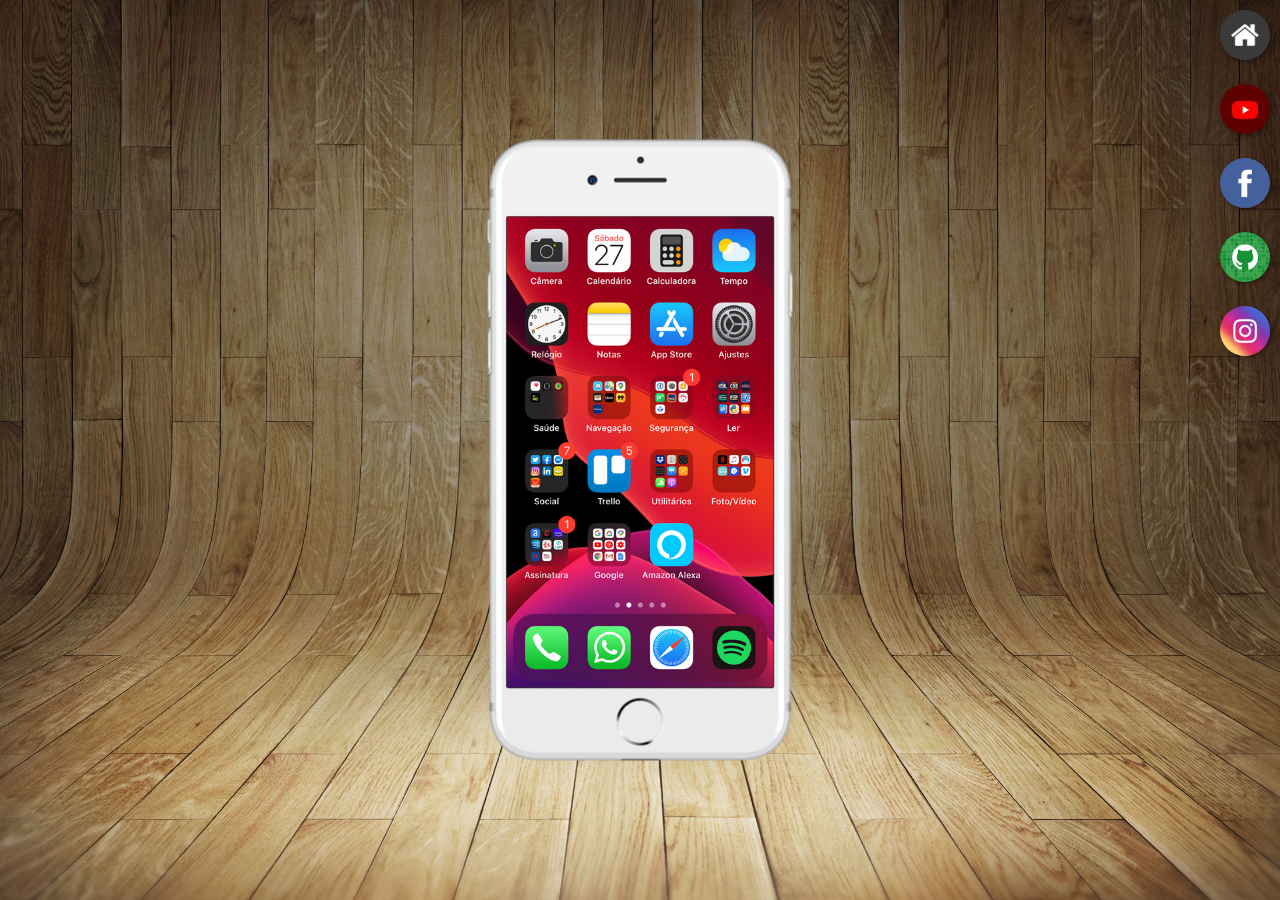
<file: index.html>
<!DOCTYPE html>
<html lang="pt-br">
<head>
    <meta charset="UTF-8">
    <meta http-equiv="X-UA-Compatible" content="IE=edge">
    <meta name="viewport" content="width=device-width, initial-scale=1.0">
    <link rel="shortcut icon" href="favicon.ico" type="image/x-icon">
    <link rel="stylesheet" href="estilos/style.css">
    <title>Projeto Rede Social</title>
</head>
<body>
    
    <main>
        <section id="telefone">
            <iframe src="home.html" name="tela" id="tela" frameborder="0"> 
                Seu navegador não é compativel com isso.
            </iframe>
        </section>
        <section id="redes-sociais">
            <a href="home.html" target="tela"><img src="imagens/logo-home.jpg" alt="Botão Home"></a><br>
            <a href="youtube.html" target="tela"><img src="imagens/logo-youtube.jpg" alt="Botão logo-youtube"></a><br>
            <a href="facebook.html" target="tela"><img src="imagens/logo-facebook.jpg" alt="Botão Facebook"></a><br>
            <a href="github.html" target="tela"><img src="imagens/logo-github.jpg" alt="Botão Github"></a><br>
            <a href="instagram.html" target="tela"><img src="imagens/logo-instagram.jpg" alt="Botão Instagran"></a>
        </section>
    </main>
</body>
</html>
</file>
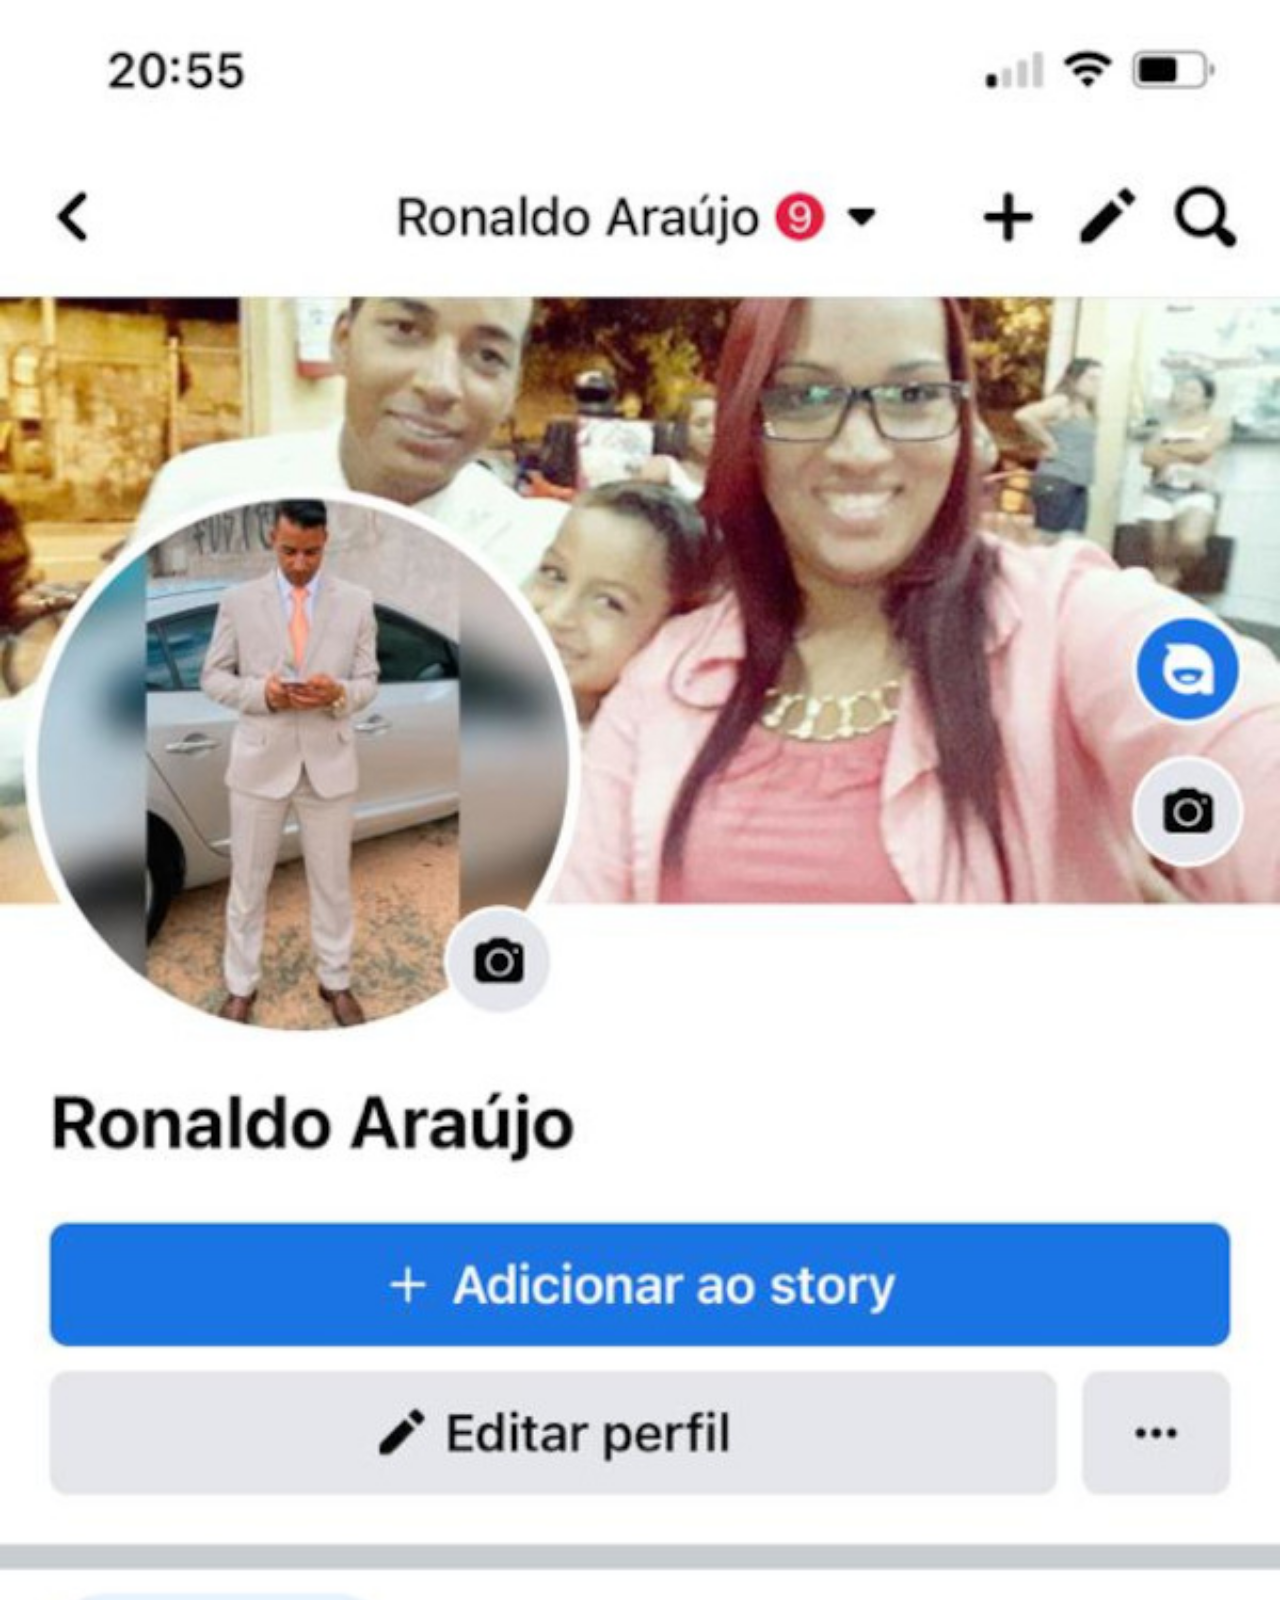
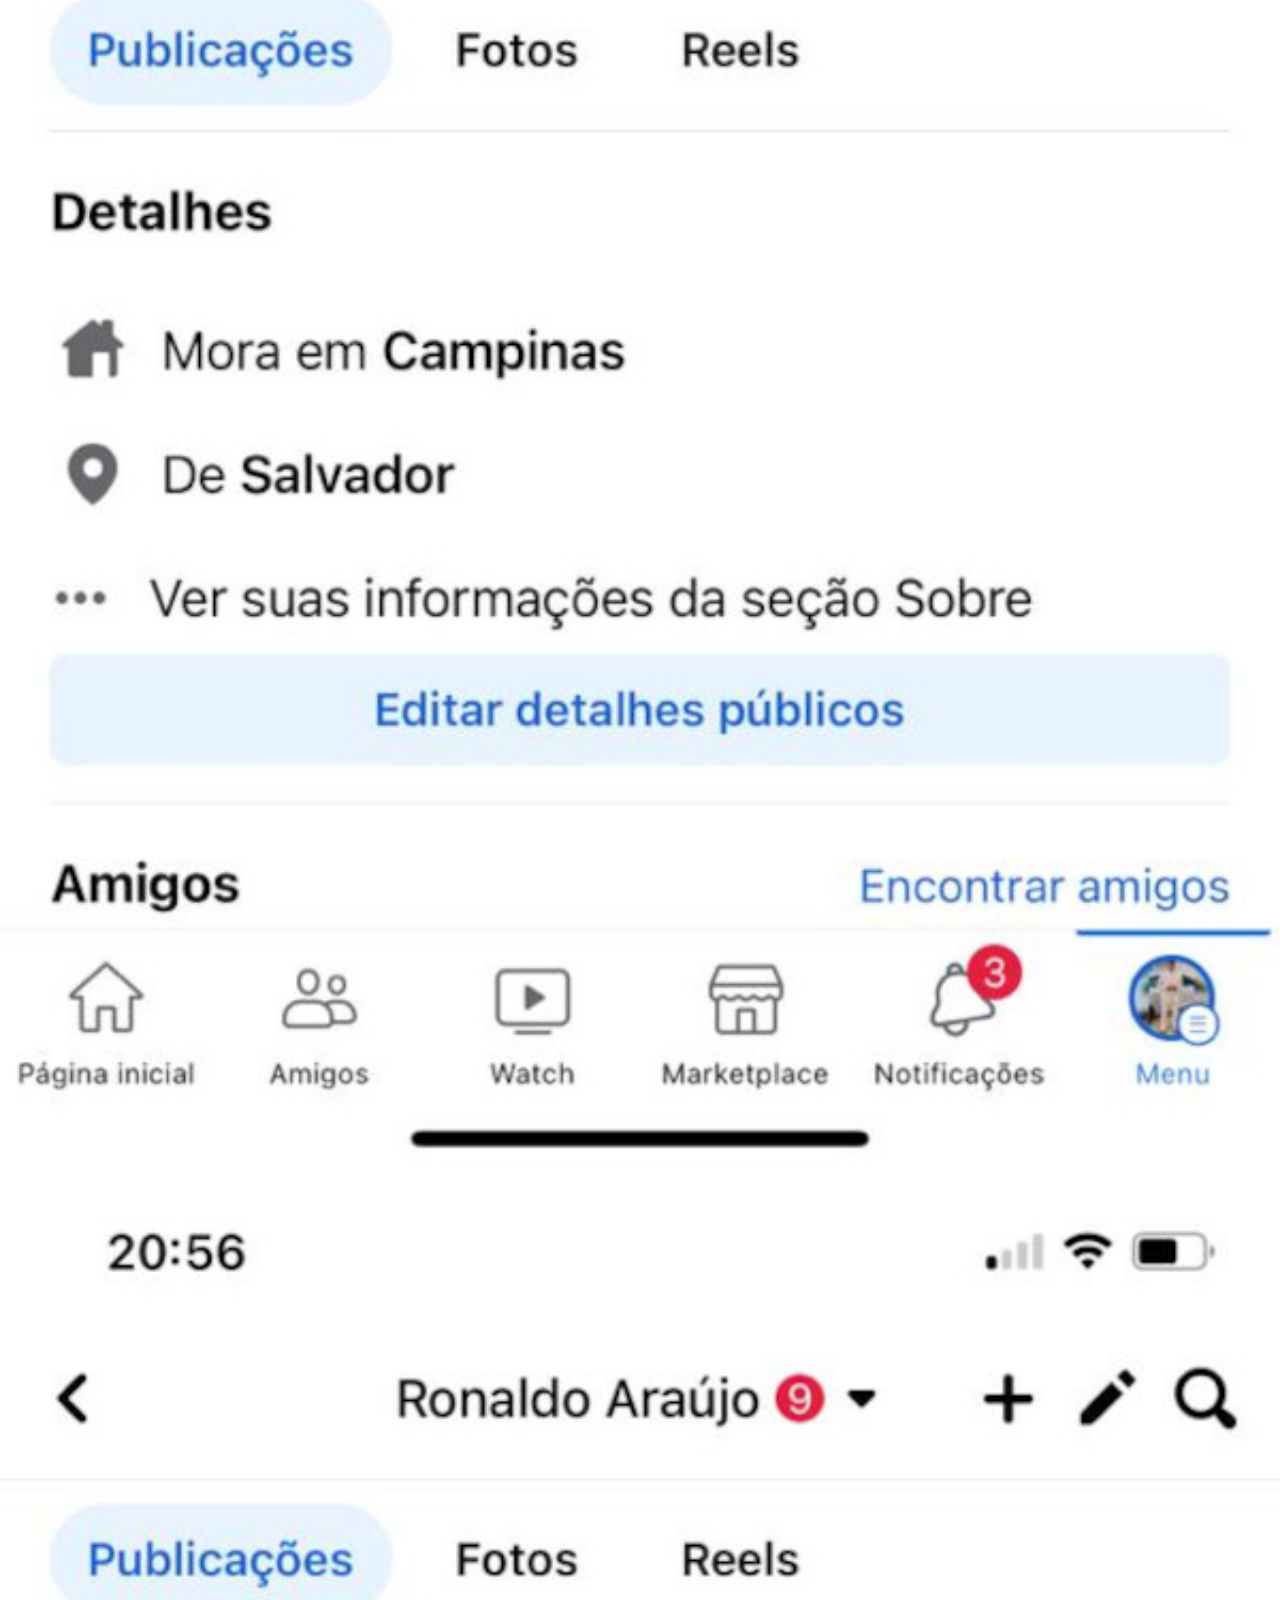
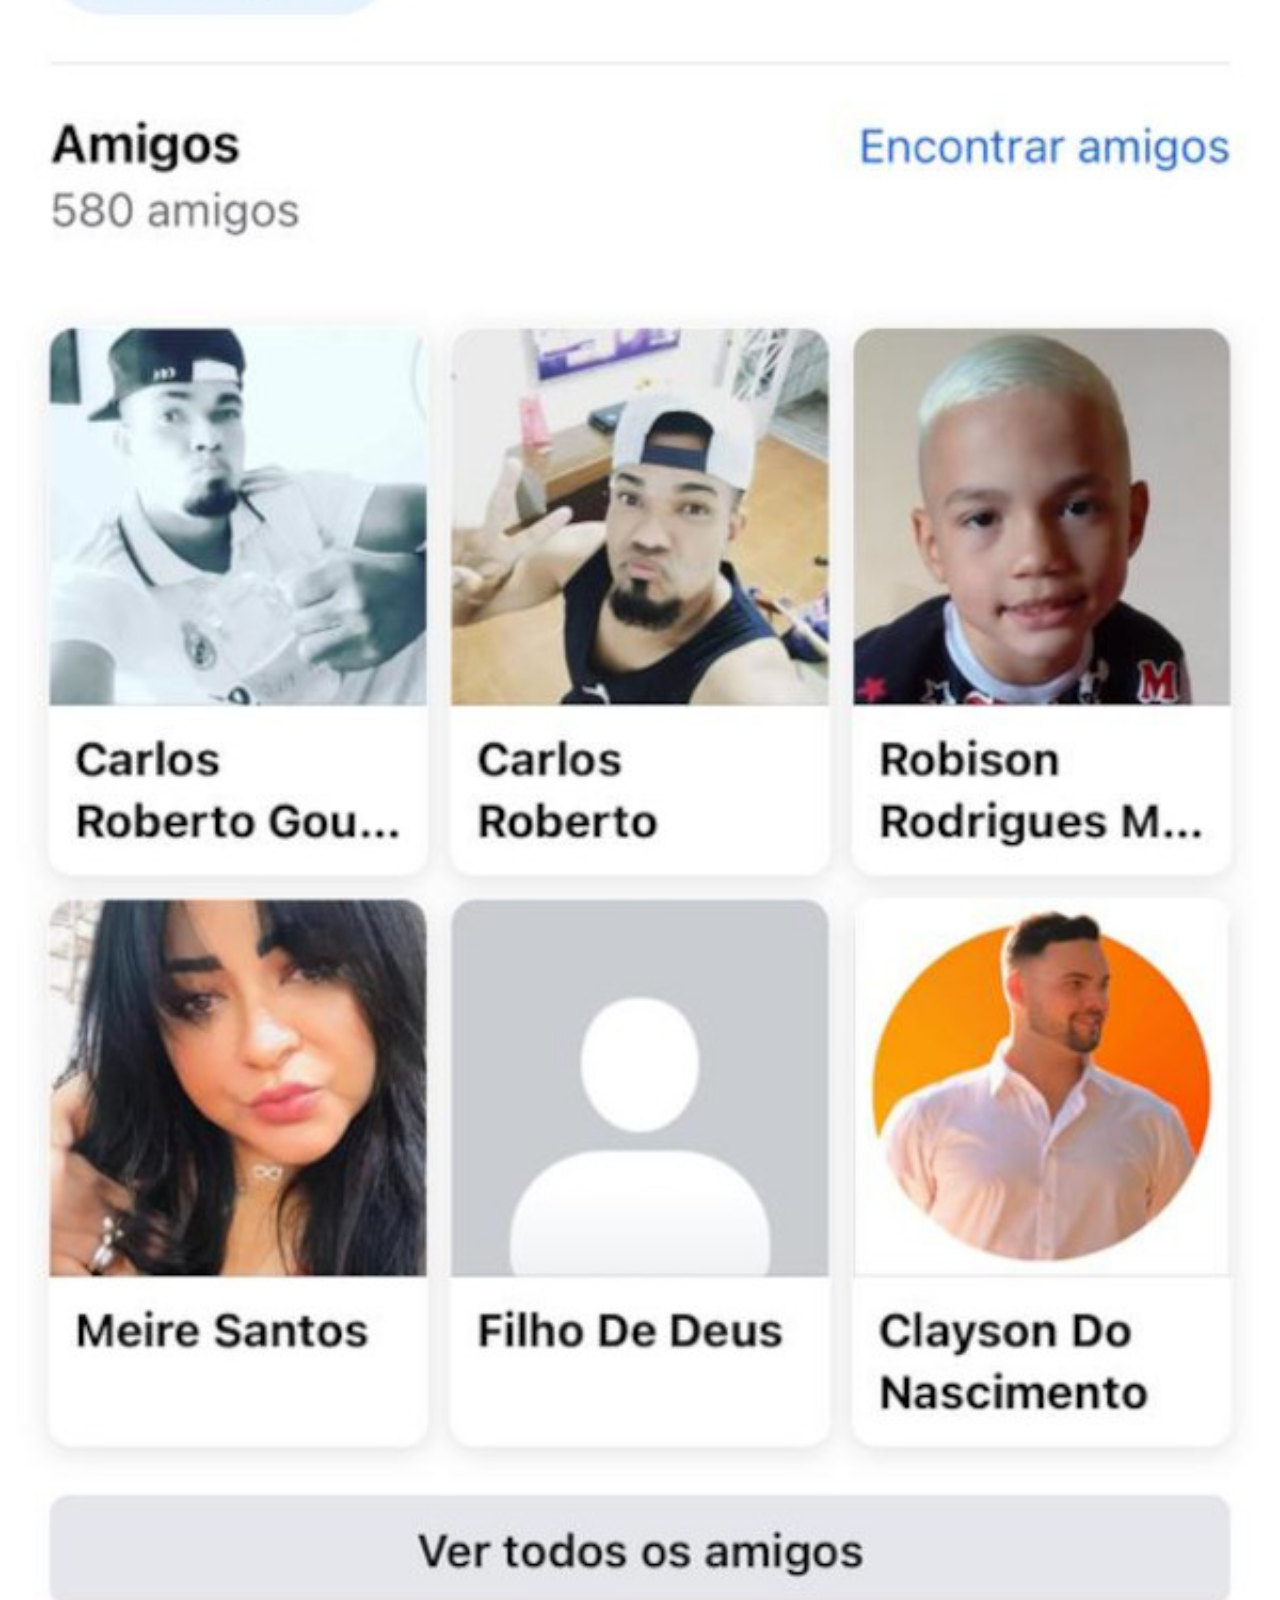
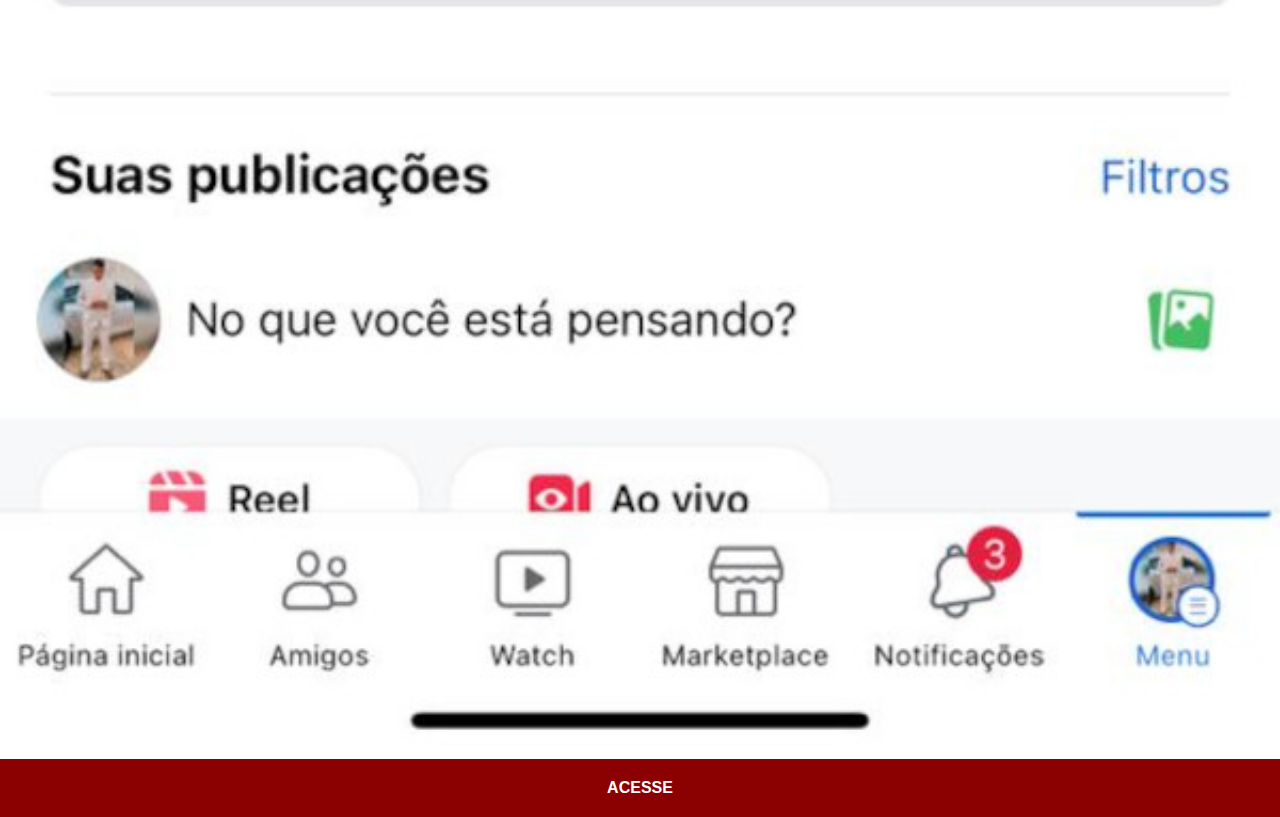
<file: facebook.html>
<!DOCTYPE html>
<html lang="pt-br">
<head>
    <meta charset="UTF-8">
    <meta name="viewport" content="width=device-width, initial-scale=1.0">
    <title>Facebook</title>
    <link rel="stylesheet" href="estilos/social.css">
</head>
<body>
    <img src="imagens/facebook1.jpg" alt="Facebook">
    <a href="https://web.facebook.com/profile.php?id=100022395067284" target="_blank">ACESSE</a>
</body>
</html>
</file>
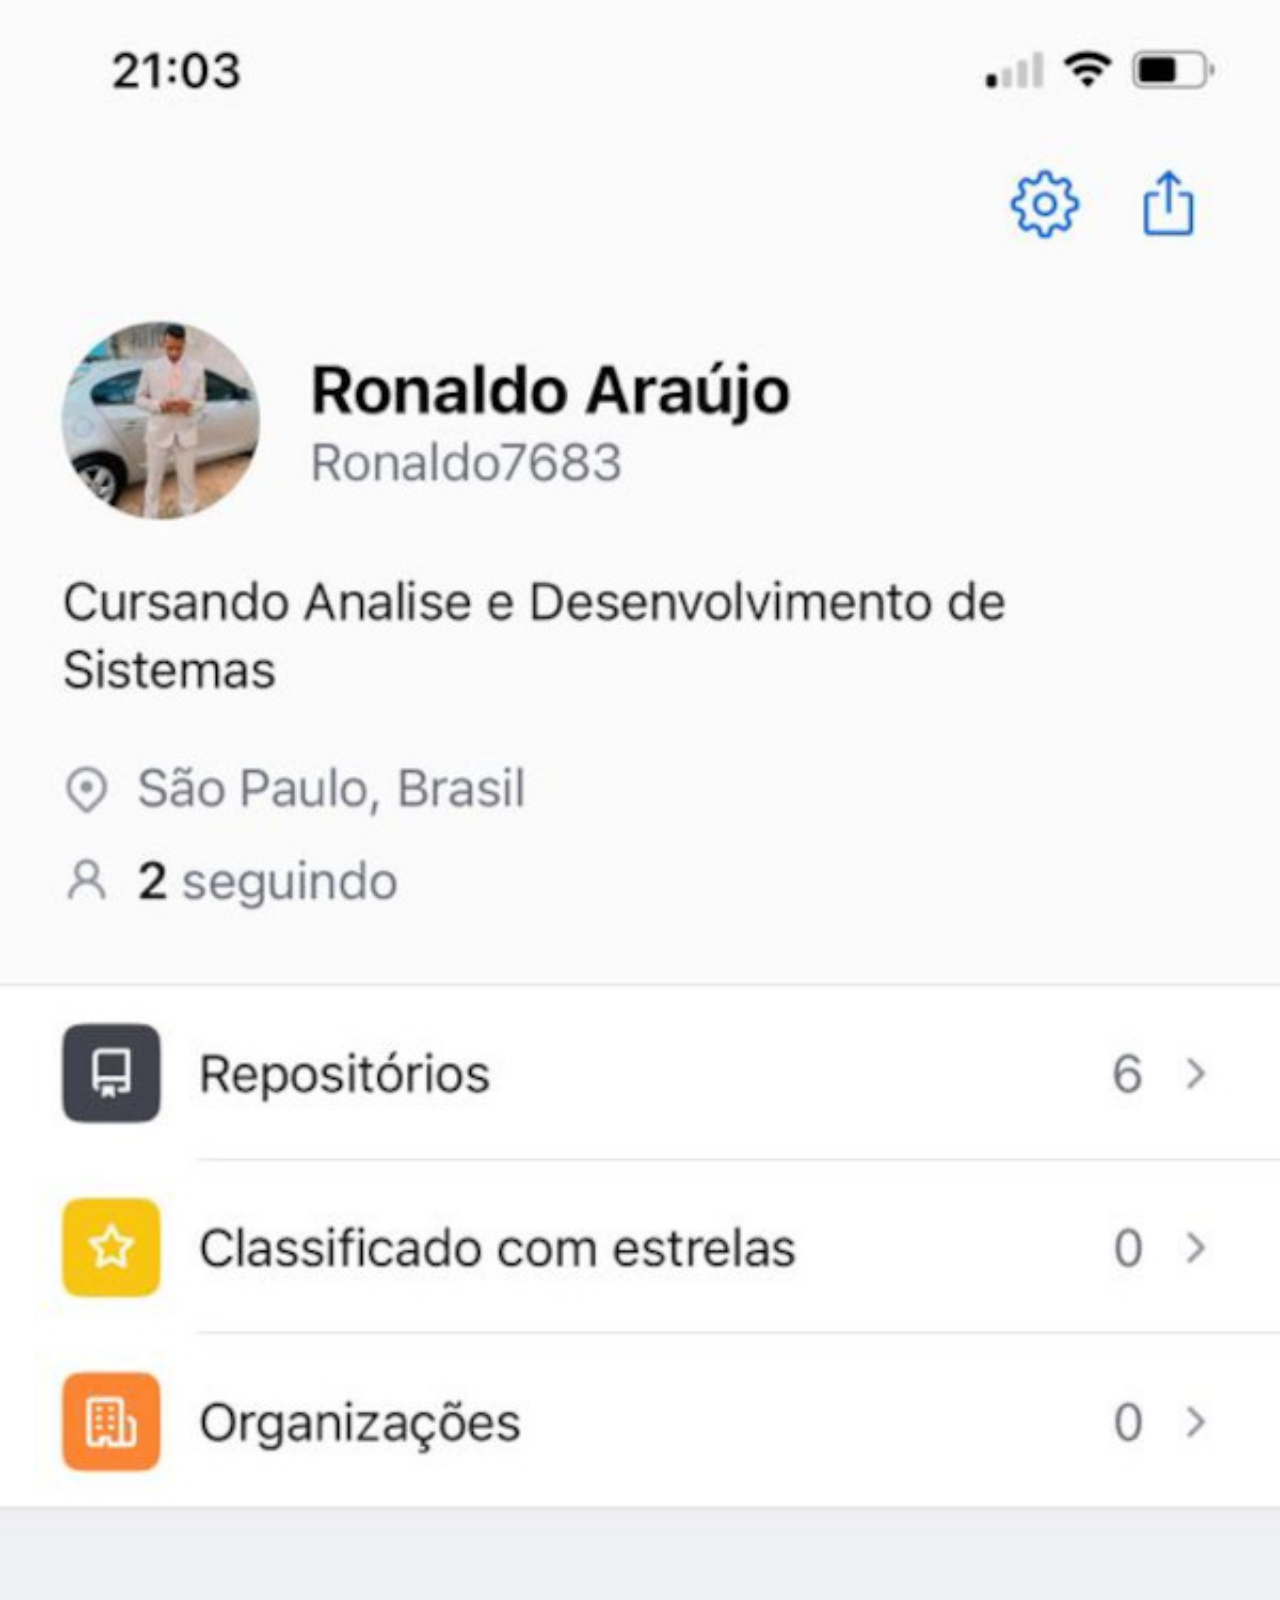
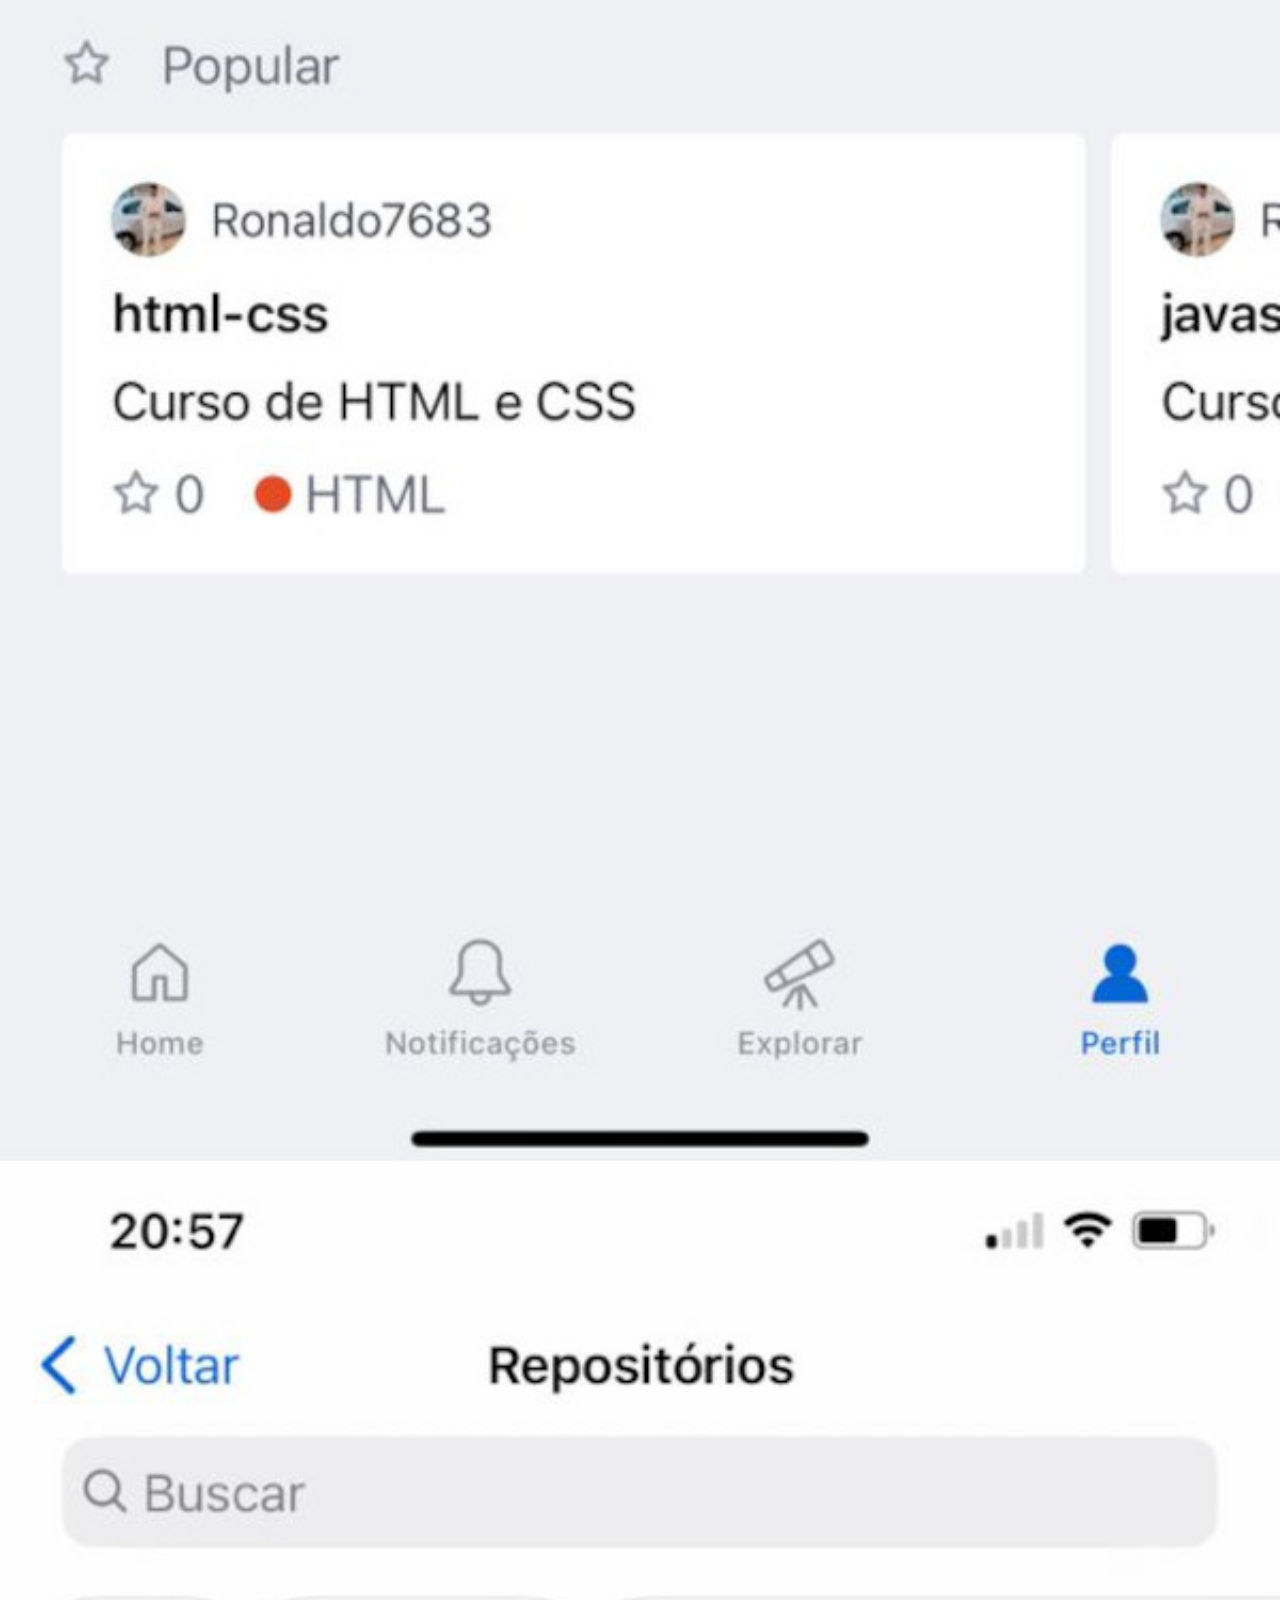
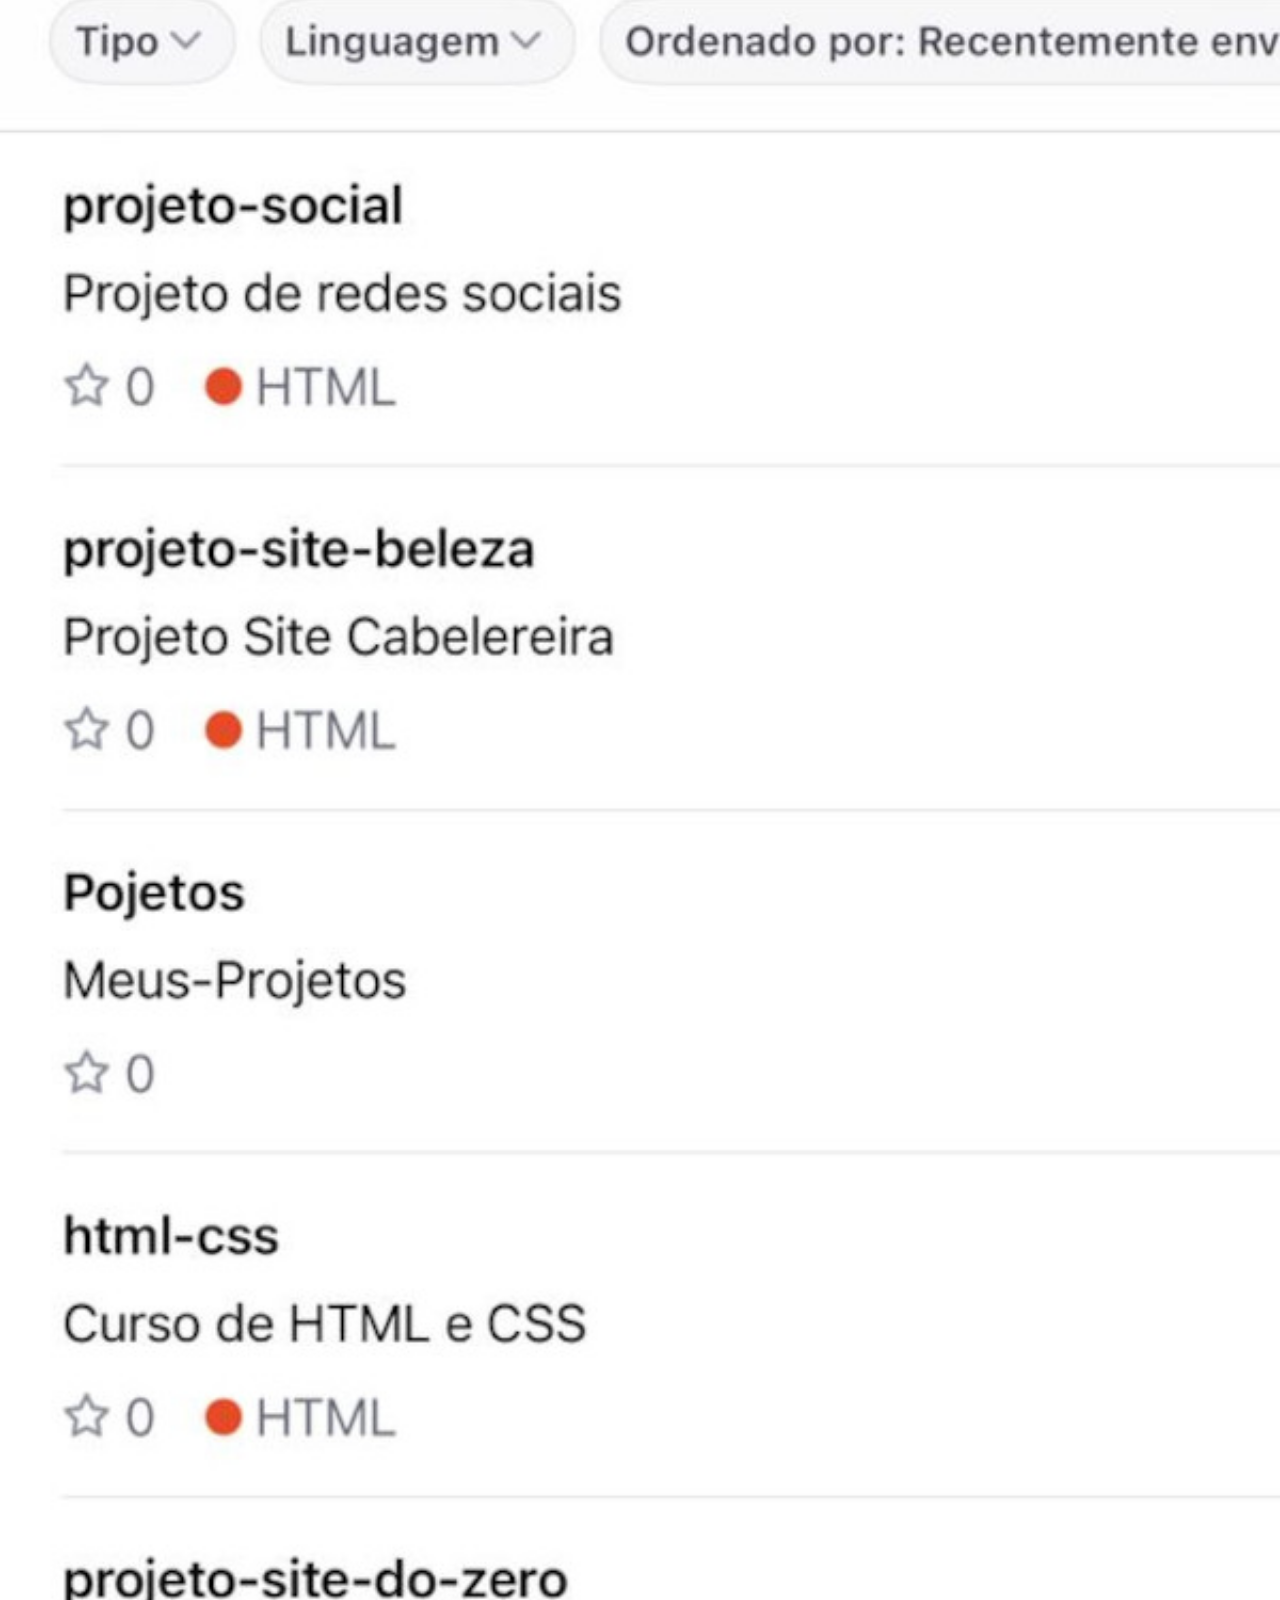
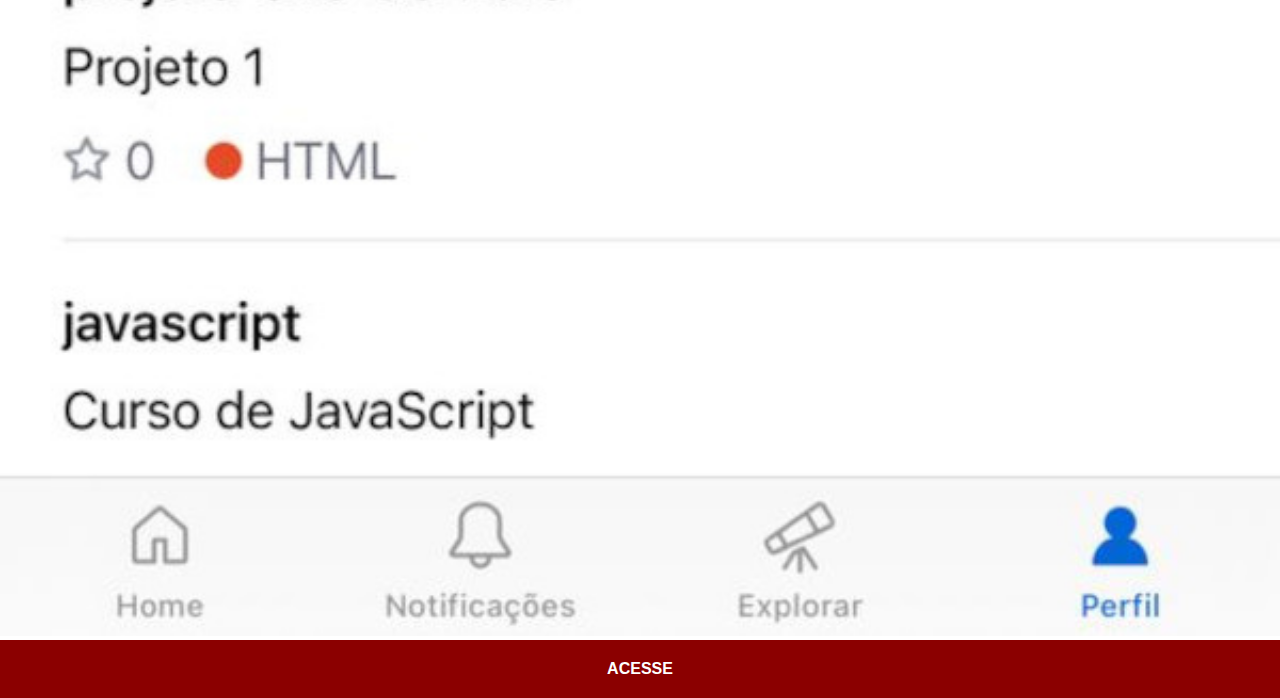
<file: github.html>
<!DOCTYPE html>
<html lang="pt-br">
<head>
    <meta charset="UTF-8">
    <meta name="viewport" content="width=device-width, initial-scale=1.0">
    <title>Github</title>
    <link rel="stylesheet" href="estilos/social.css">
</head>
<body>
    <img src="imagens/git1.jpg" alt="Github">
    <a href="https://github.com/Ronaldo7683" target="_blank">ACESSE</a>
    
</body>
</html>
</file>
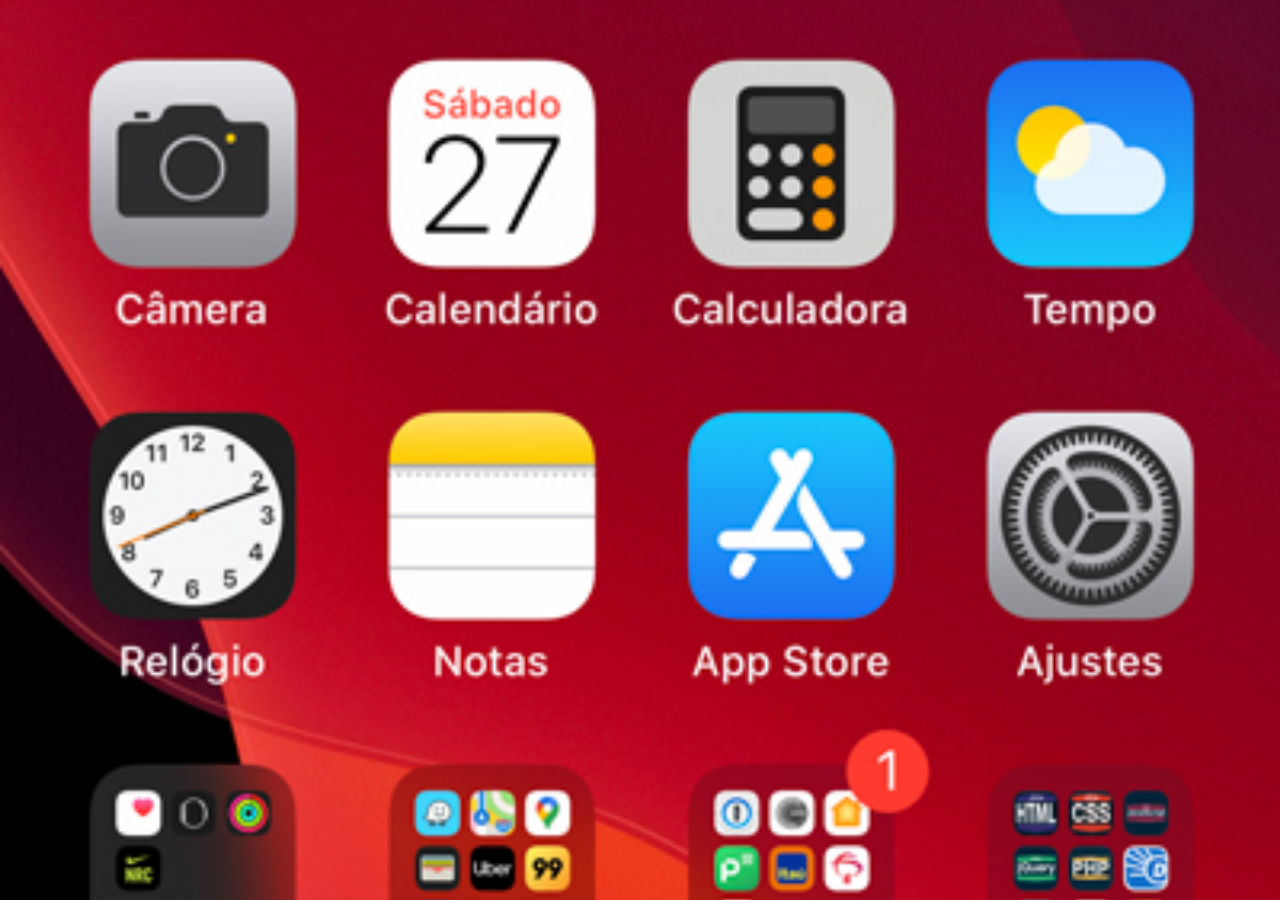
<file: home.html>
<!DOCTYPE html>
<html lang="pt-br">
<head>
    <meta charset="UTF-8">
    <meta name="viewport" content="width=device-width, initial-scale=1.0">
    <title>Home</title>
</head>
<body>
    <style>
        *{
            margin:  0px;
            padding: 0px;
        }

        body {
            width: 100vw;
            height: 100vh;
            background: black url(imagens/tela-home.jpg) no-repeat top center;
            background-size: cover;
        }
    </style>
</body>
</html>
</file>
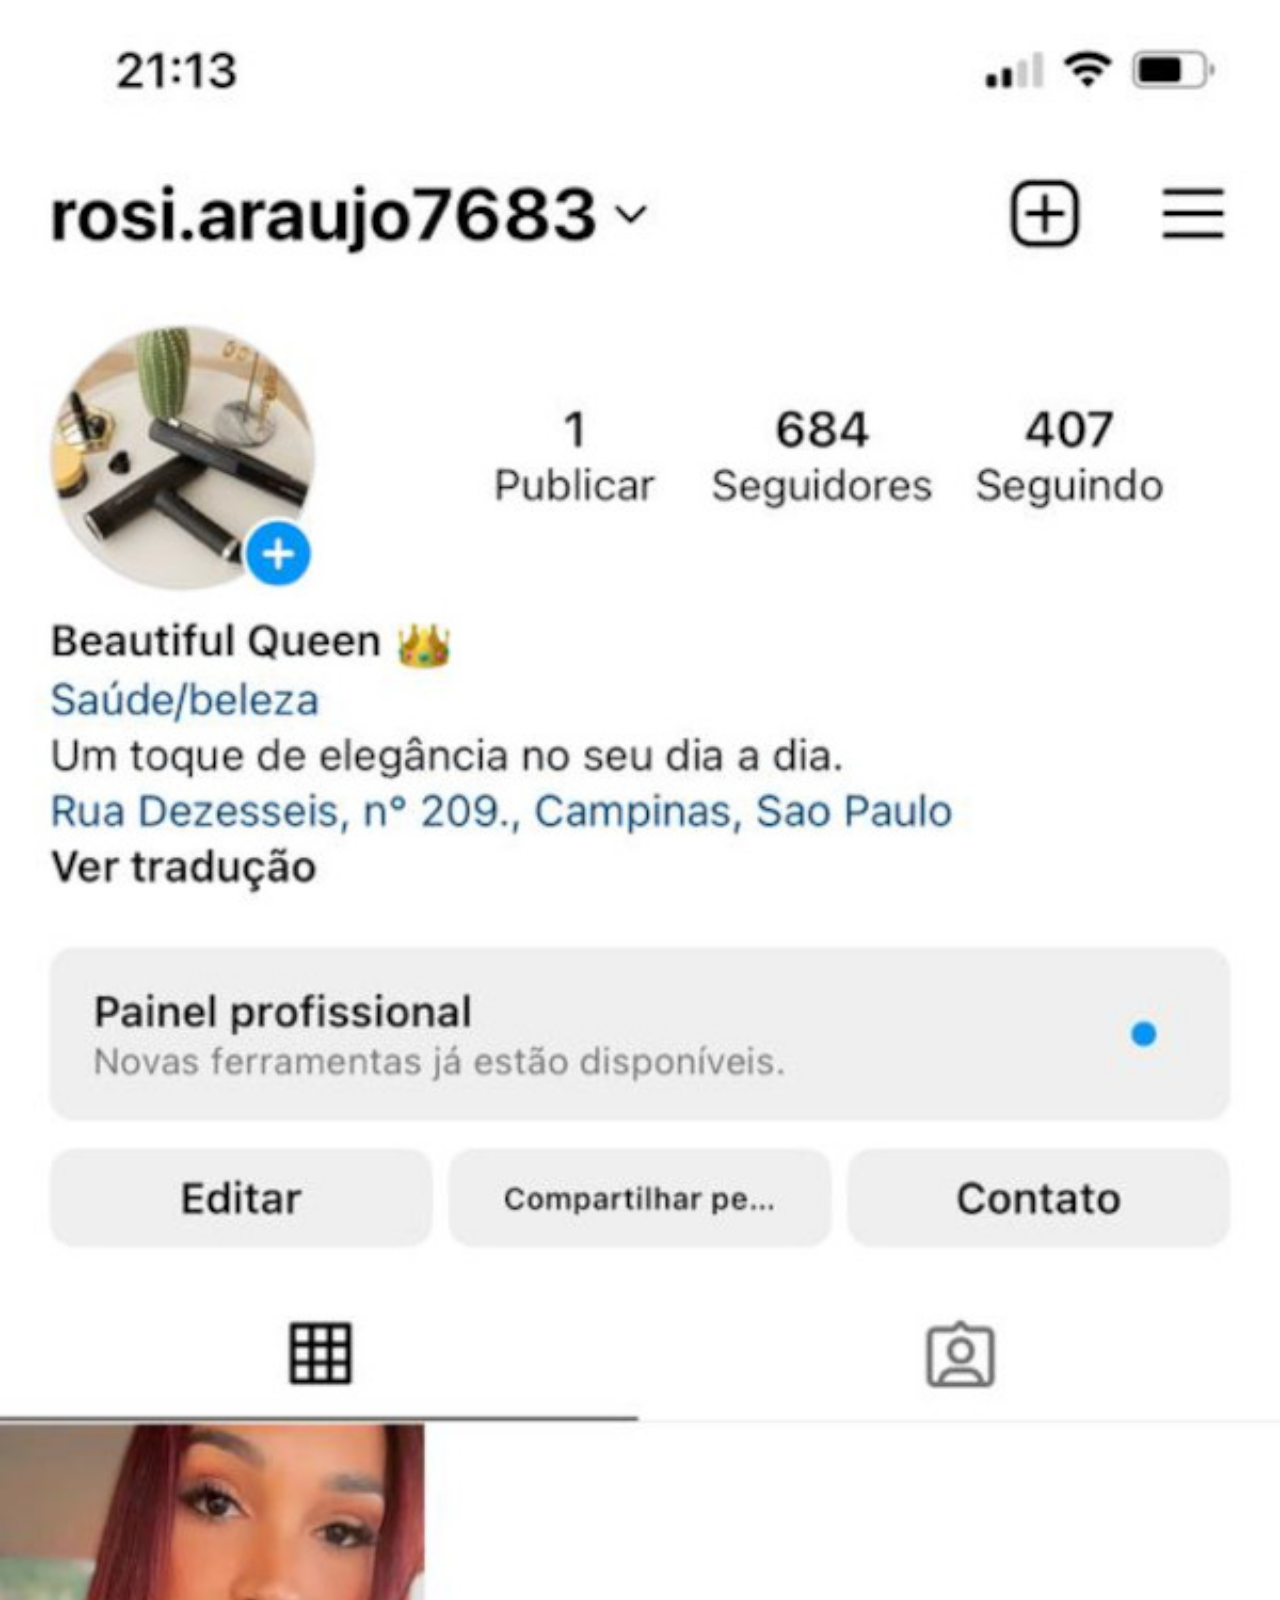
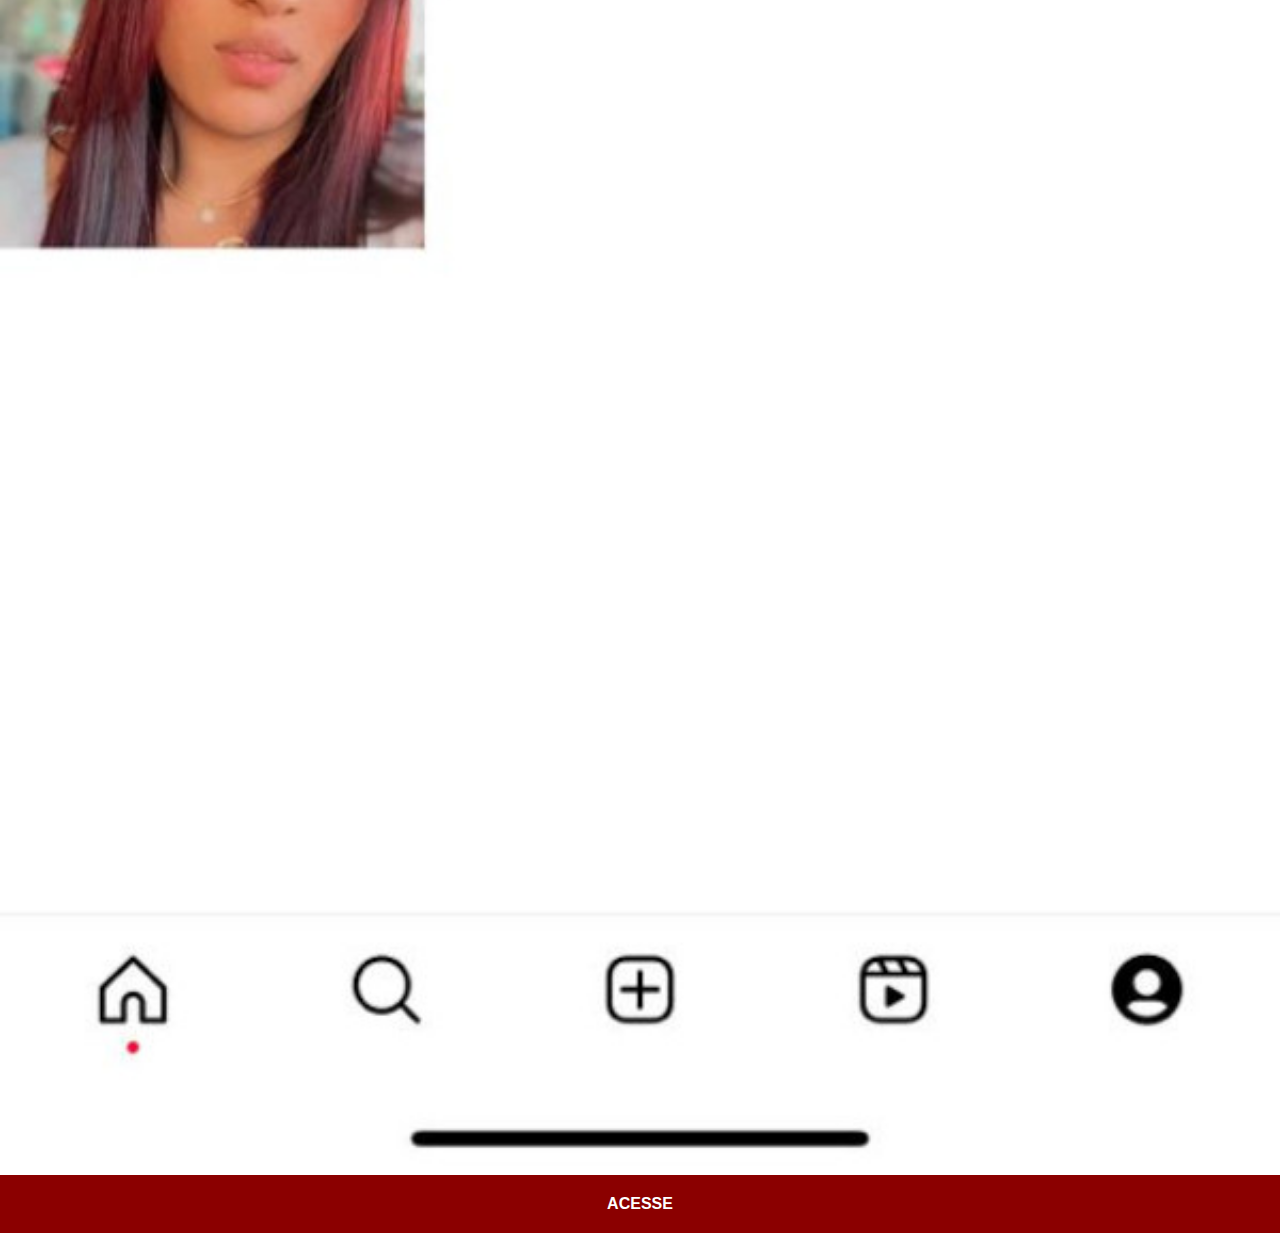
<file: instagram.html>
<!DOCTYPE html>
<html lang="pt-br">
<head>
    <meta charset="UTF-8">
    <meta name="viewport" content="width=device-width, initial-scale=1.0">
    <title>Instagram</title>
    <link rel="stylesheet" href="estilos/social.css">
</head>
<body>
    <img src="imagens/instagram.jpg" alt="Instagram">
    <a href="https://www.instagram.com/rosi.araujo7683/" target="_blank">ACESSE</a>
    
</body>
</html>
</file>
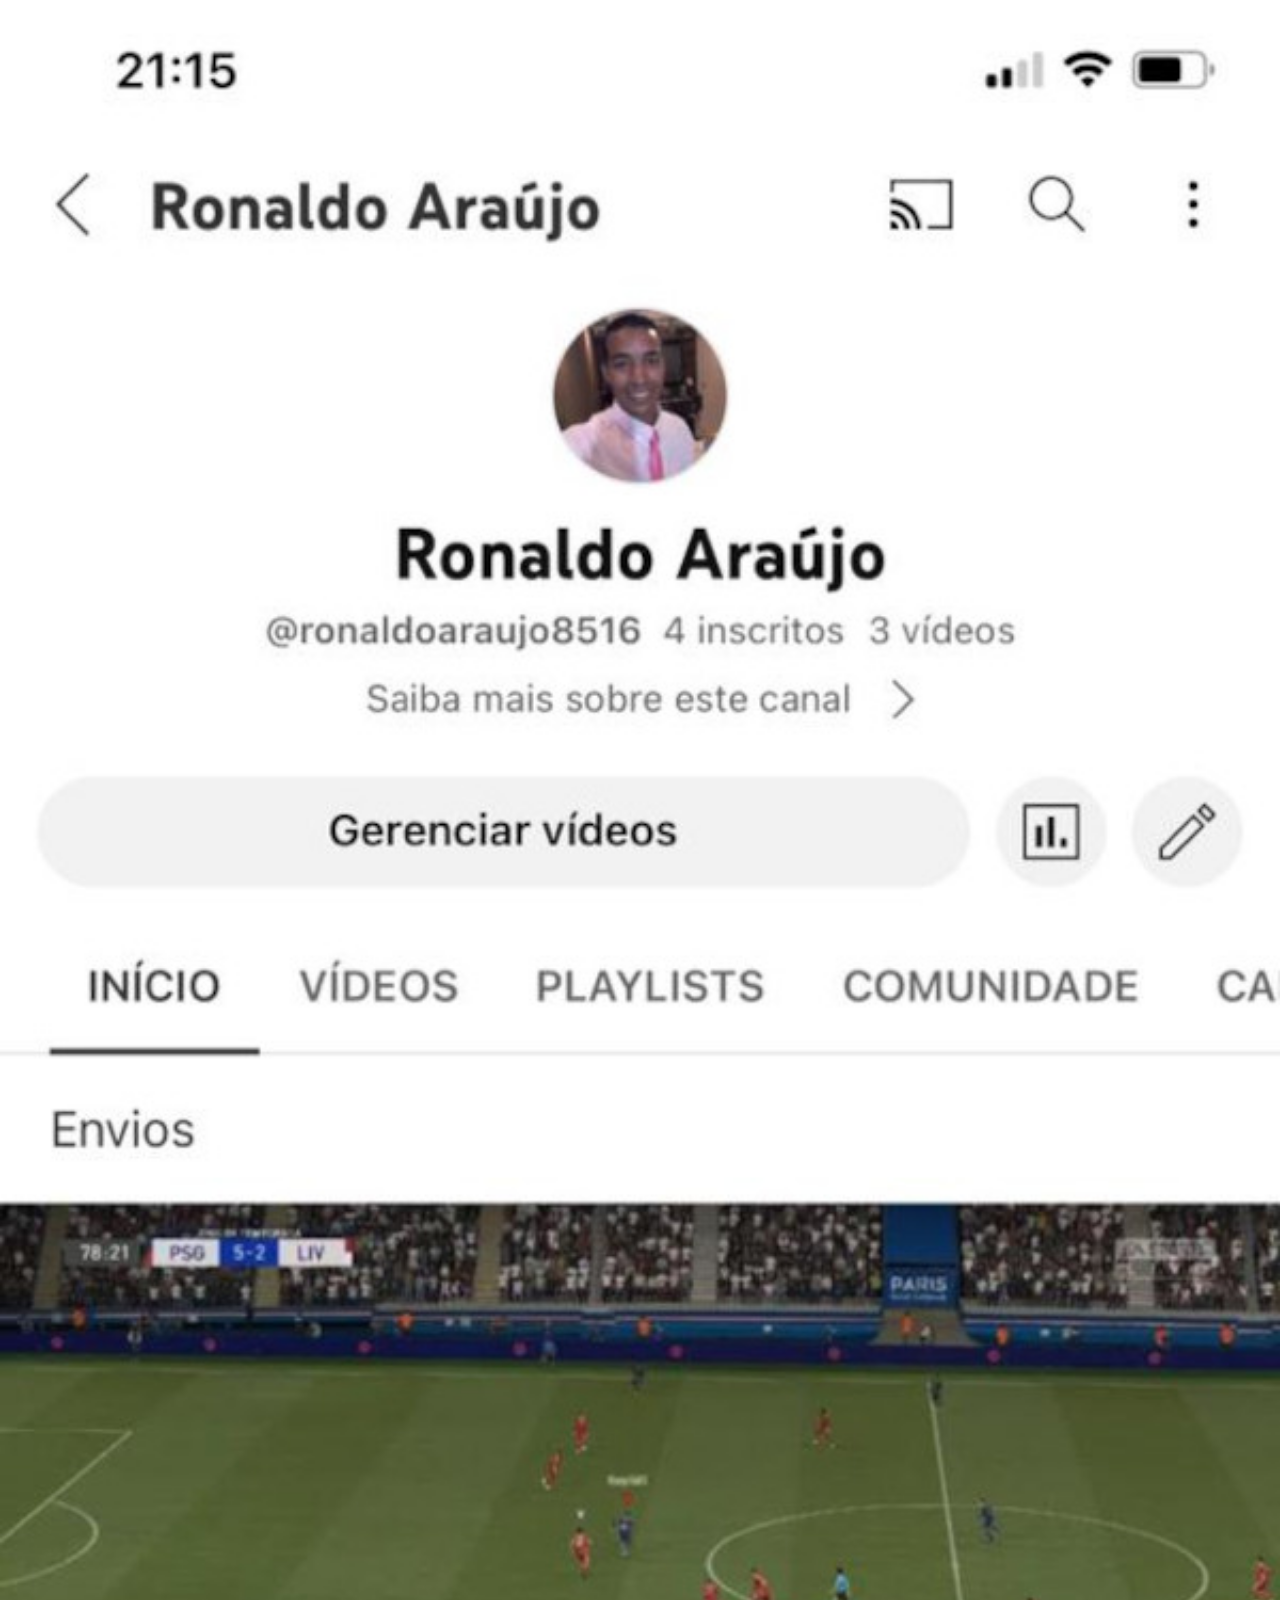
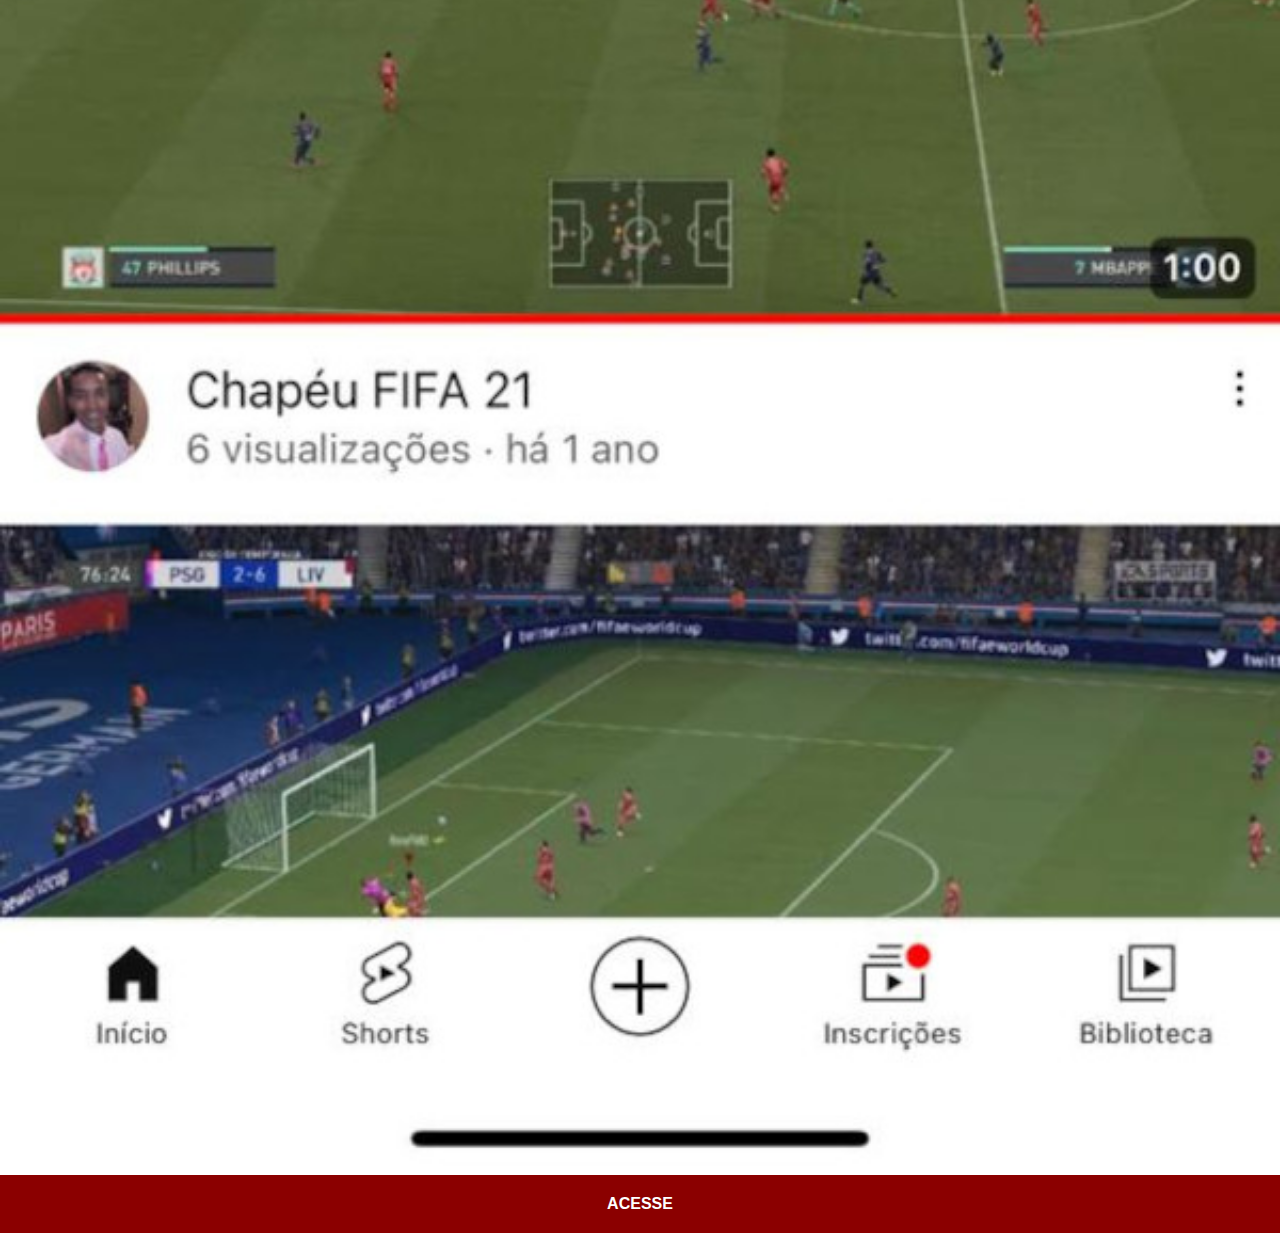
<file: youtube.html>
<!DOCTYPE html>
<html lang="pt-br">
<head>
    <meta charset="UTF-8">
    <meta name="viewport" content="width=device-width, initial-scale=1.0">
    <title>YouTube</title>
    <link rel="stylesheet" href="estilos/social.css">
</head>
<body>
    <img src="imagens/youtube.jpg" alt="YouTube"><a href="https://www.youtube.com/channel/UCc4KGlTbCQzkxNeU0wy9Ciw" target="_blank">ACESSE</a>
    
</body>
</html>
</file>
<file: estilos/style.css>
@charset "UTF-8";

*{
    margin: 0px;
    padding: 0px;
    font-family: Arial, Helvetica, sans-serif;
}

html, body {
    height: 100vh;
    width: 98vw;
    background-color: black;
}

main {
    position: relative;
    height: 100vh;
    width: 100VW;
    background: url(../imagens/fundo-madeira.jpg) no-repeat top center;
    background-size: cover;
    background-attachment: fixed;
}

section#telefone {
    position: absolute;
    top: 50%;
    left: 50%;
    transform: translate(-50%, -50%);

    height: 627px;
    width: 311px;
    background: url('../imagens/frame-iphone.png') no-repeat;
}

iframe#tela {
    position: relative;
    top: 80px;
    left: 22px;
    width: 267px;
    height:471px;
}

section#redes-sociais {
    text-align: right ;
}
section#redes-sociais img {
    width: 50px;
    margin: 10px;
    border-radius: 50%;
    box-shadow: 2px 2px 5px rgba(0, 0, 0, 0.400);
    box-sizing: border-box;
}

section#redes-sociais img:hover {
    border: 2px solid rgba(255, 255, 255,0.637);
    transform: translate(-3px, -3px);
    box-shadow: 5px 5px 10px rgba(0, 0, 0, 0.404);
    transition: transform .3s;
}
</file>
<file: estilos/social.css>
@charset "UTF-8";

*{
    margin: 0px;
    padding: 0px;
    font-family: Arial, Helvetica, sans-serif;
}

::-webkit-scrollbar {
    width: 0px;
    height: 0px;
}

img {
    width: 100vw;
}

a {
    display: block;
    background-color: darkred;
    color: white;
    padding: 20px;
    text-align: center;
    font-weight: bolder;
    text-decoration: none;
}

a:hover {
    background-color: red;
}
</file>
